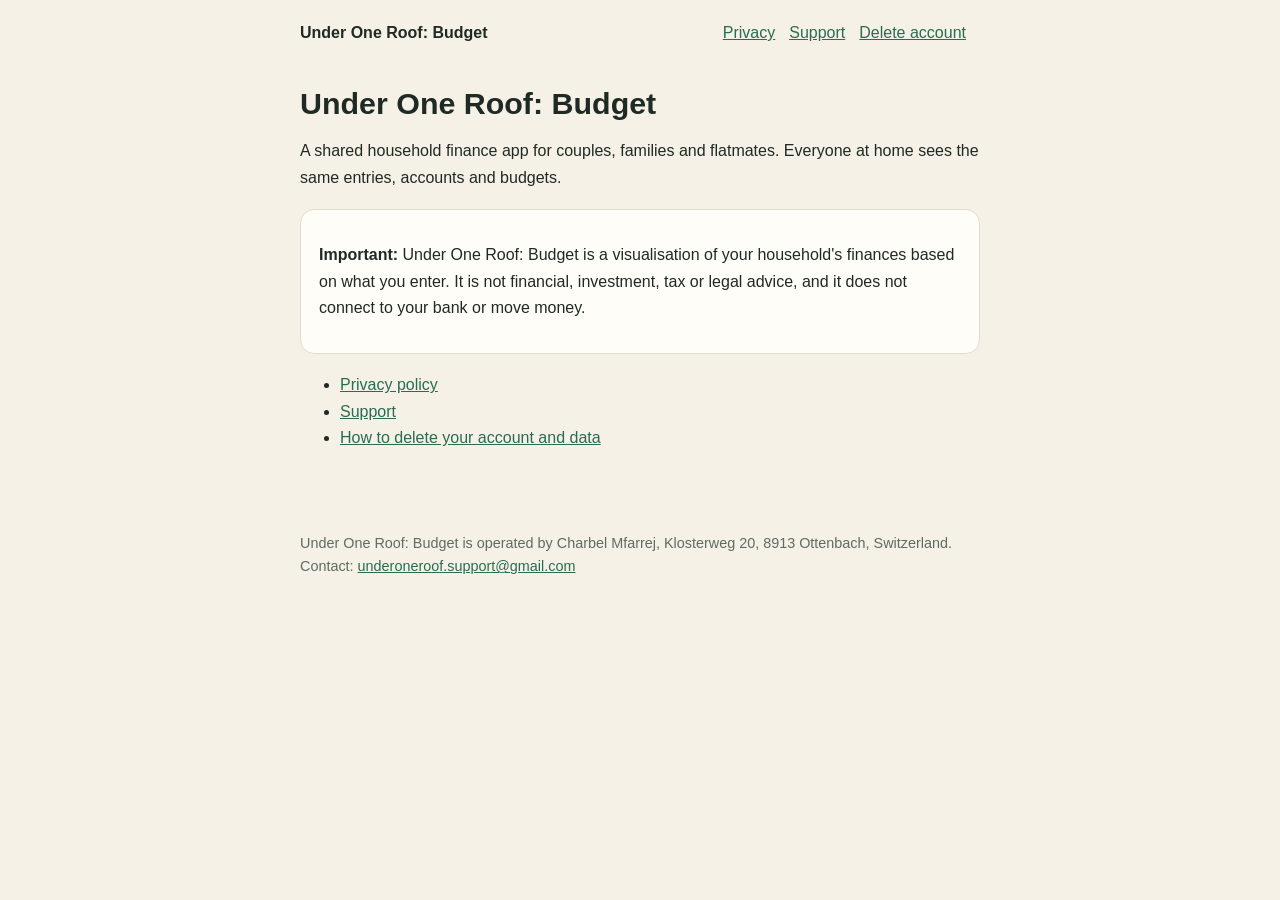
<file: index.html>
<!doctype html><html lang="en"><head><meta charset="utf-8"><meta name="viewport" content="width=device-width,initial-scale=1"><link rel="stylesheet" href="style.css"><title>Under One Roof: Budget</title></head><body><header class="site"><a class="brand" href="index.html">Under One Roof: Budget</a><nav><a href="privacy.html">Privacy</a><a href="support.html">Support</a><a href="delete-account.html">Delete account</a></nav></header><main>
<h1>Under One Roof: Budget</h1>
<p>A shared household finance app for couples, families and flatmates. Everyone at home sees the same entries, accounts and budgets.</p>
<div class="card"><p><b>Important:</b> Under One Roof: Budget is a visualisation of your household's finances based on what you enter. It is not financial, investment, tax or legal advice, and it does not connect to your bank or move money.</p></div>
<ul>
<li><a href="privacy.html">Privacy policy</a></li>
<li><a href="support.html">Support</a></li>
<li><a href="delete-account.html">How to delete your account and data</a></li>
</ul>
</main><footer>Under One Roof: Budget is operated by Charbel Mfarrej, Klosterweg 20, 8913 Ottenbach, Switzerland. Contact: <a href="mailto:underoneroof.support@gmail.com">underoneroof.support@gmail.com</a></footer></body></html>
</file>
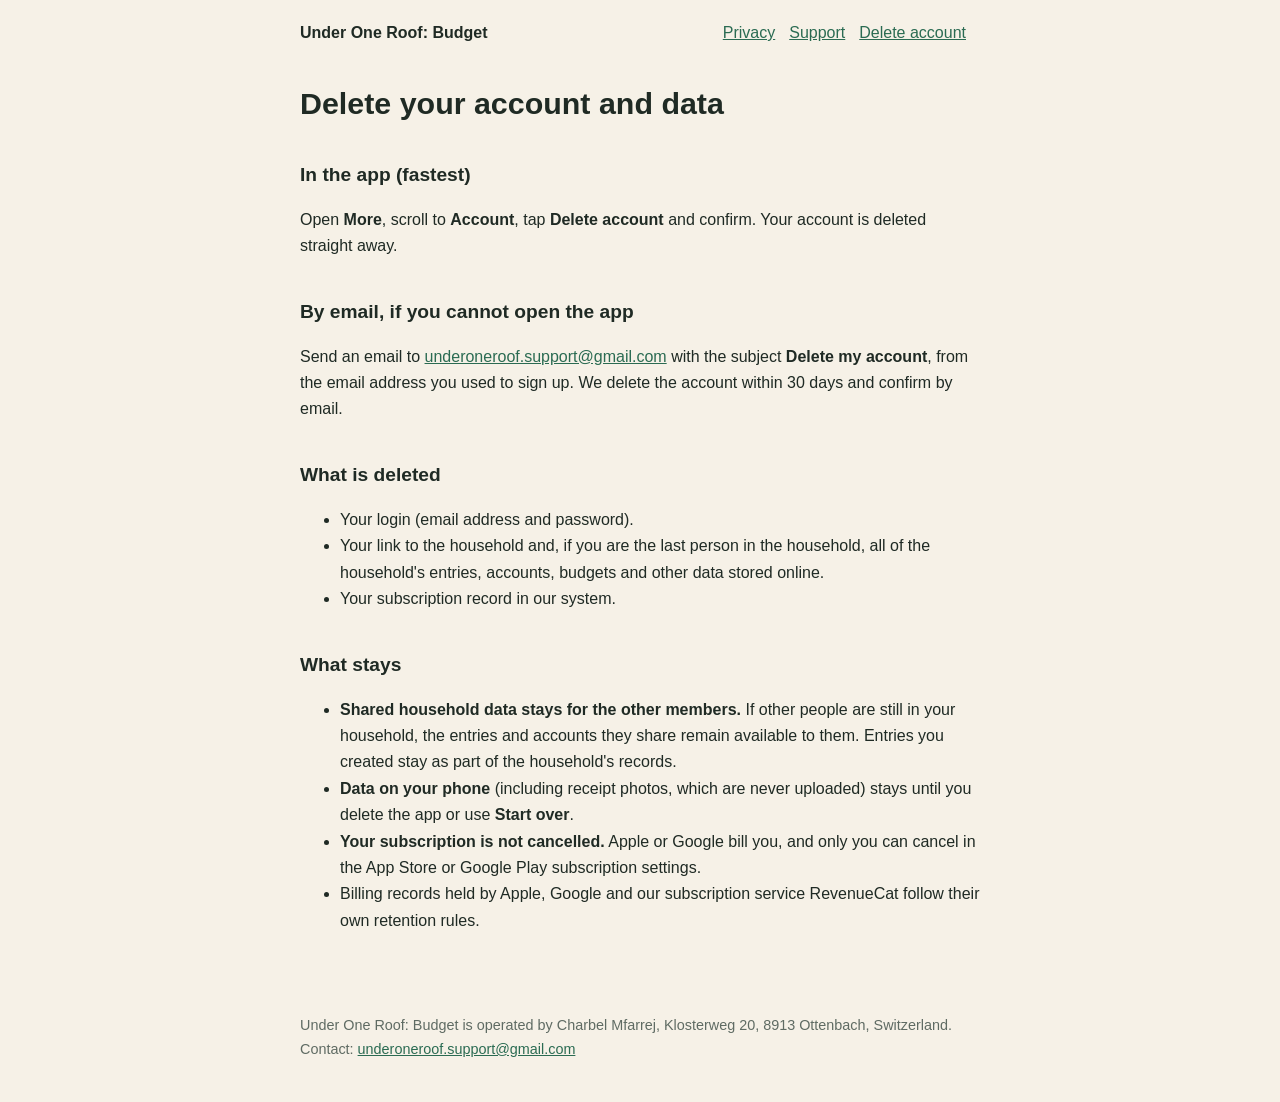
<file: delete-account.html>
<!doctype html><html lang="en"><head><meta charset="utf-8"><meta name="viewport" content="width=device-width,initial-scale=1"><link rel="stylesheet" href="style.css"><title>Delete your account – Under One Roof: Budget</title></head><body><header class="site"><a class="brand" href="index.html">Under One Roof: Budget</a><nav><a href="privacy.html">Privacy</a><a href="support.html">Support</a><a href="delete-account.html">Delete account</a></nav></header><main>
<h1>Delete your account and data</h1>
<h2>In the app (fastest)</h2>
<p>Open <b>More</b>, scroll to <b>Account</b>, tap <b>Delete account</b> and confirm. Your account is deleted straight away.</p>
<h2>By email, if you cannot open the app</h2>
<p>Send an email to <a href="mailto:underoneroof.support@gmail.com?subject=Delete%20my%20account">underoneroof.support@gmail.com</a> with the subject <b>Delete my account</b>, from the email address you used to sign up. We delete the account within 30 days and confirm by email.</p>
<h2>What is deleted</h2>
<ul>
<li>Your login (email address and password).</li>
<li>Your link to the household and, if you are the last person in the household, all of the household's entries, accounts, budgets and other data stored online.</li>
<li>Your subscription record in our system.</li>
</ul>
<h2>What stays</h2>
<ul>
<li><b>Shared household data stays for the other members.</b> If other people are still in your household, the entries and accounts they share remain available to them. Entries you created stay as part of the household's records.</li>
<li><b>Data on your phone</b> (including receipt photos, which are never uploaded) stays until you delete the app or use <b>Start over</b>.</li>
<li><b>Your subscription is not cancelled.</b> Apple or Google bill you, and only you can cancel in the App Store or Google Play subscription settings.</li>
<li>Billing records held by Apple, Google and our subscription service RevenueCat follow their own retention rules.</li>
</ul>
</main><footer>Under One Roof: Budget is operated by Charbel Mfarrej, Klosterweg 20, 8913 Ottenbach, Switzerland. Contact: <a href="mailto:underoneroof.support@gmail.com">underoneroof.support@gmail.com</a></footer></body></html>
</file>
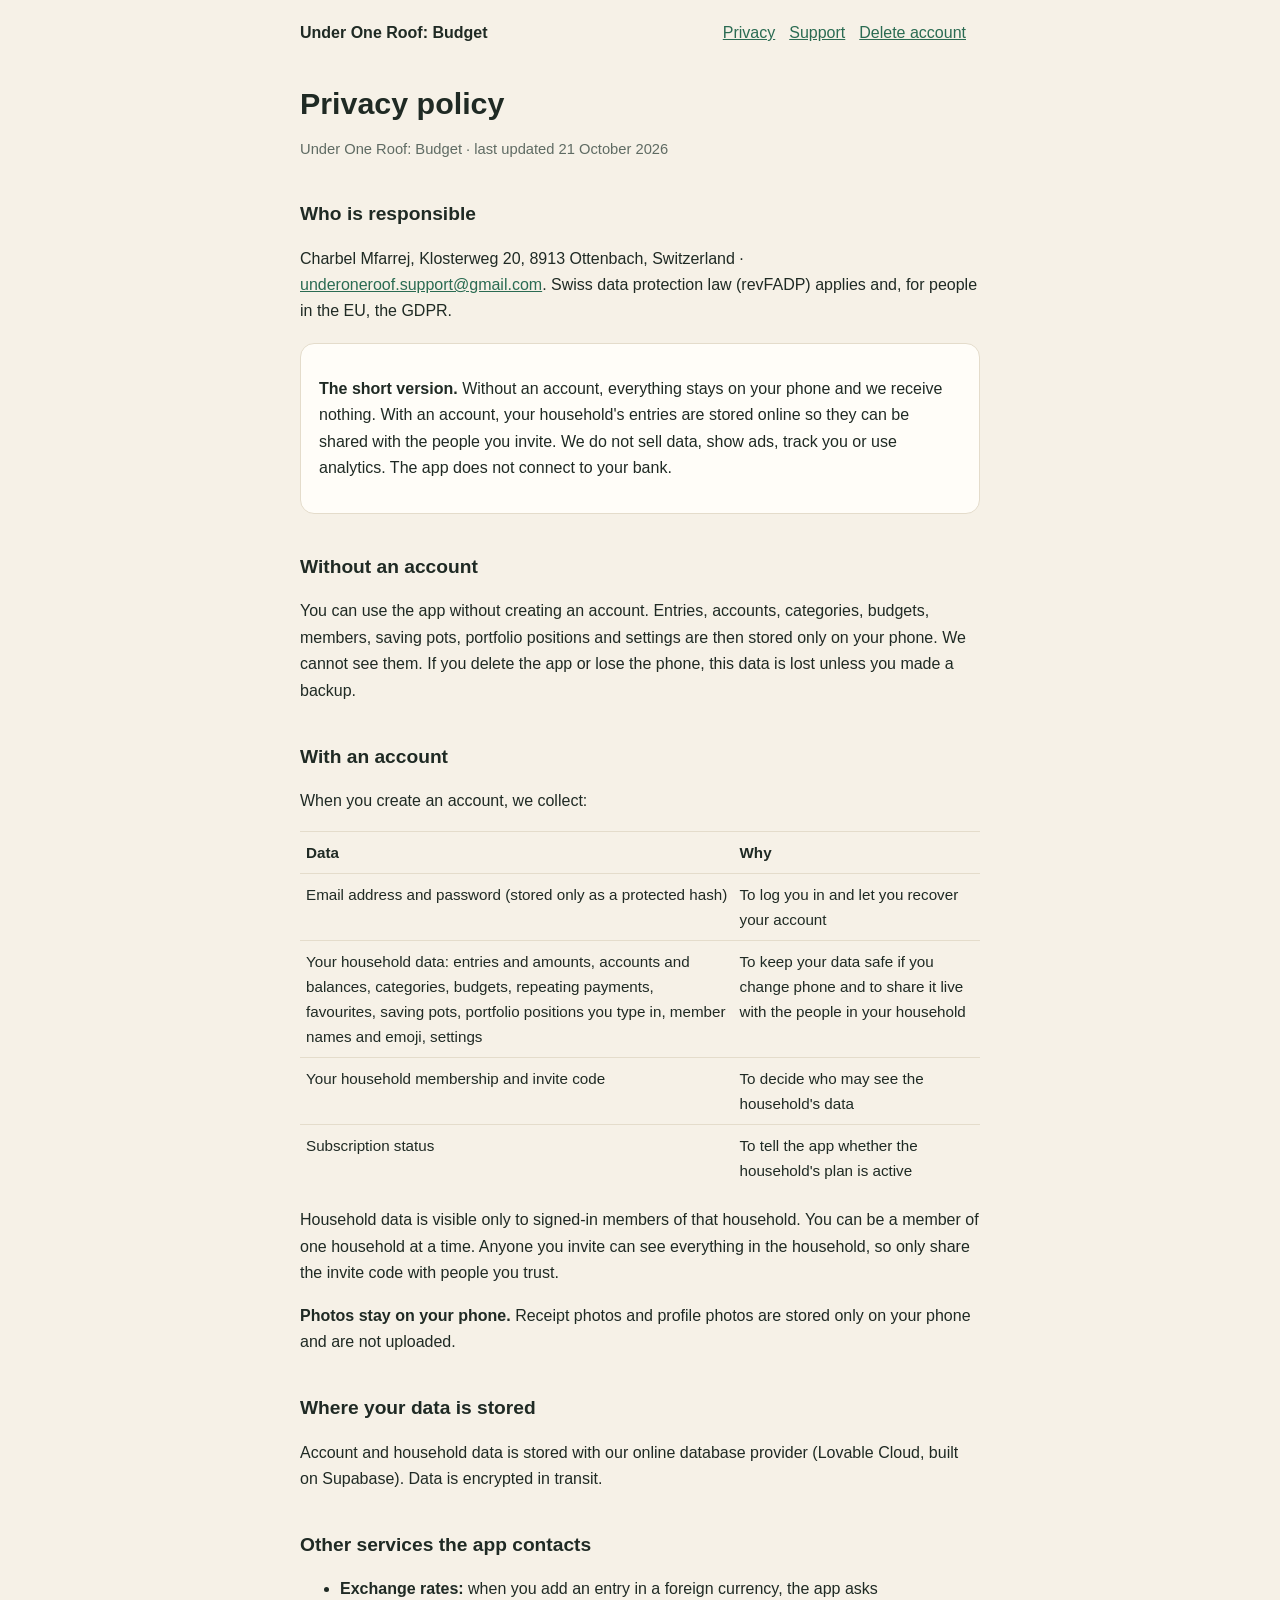
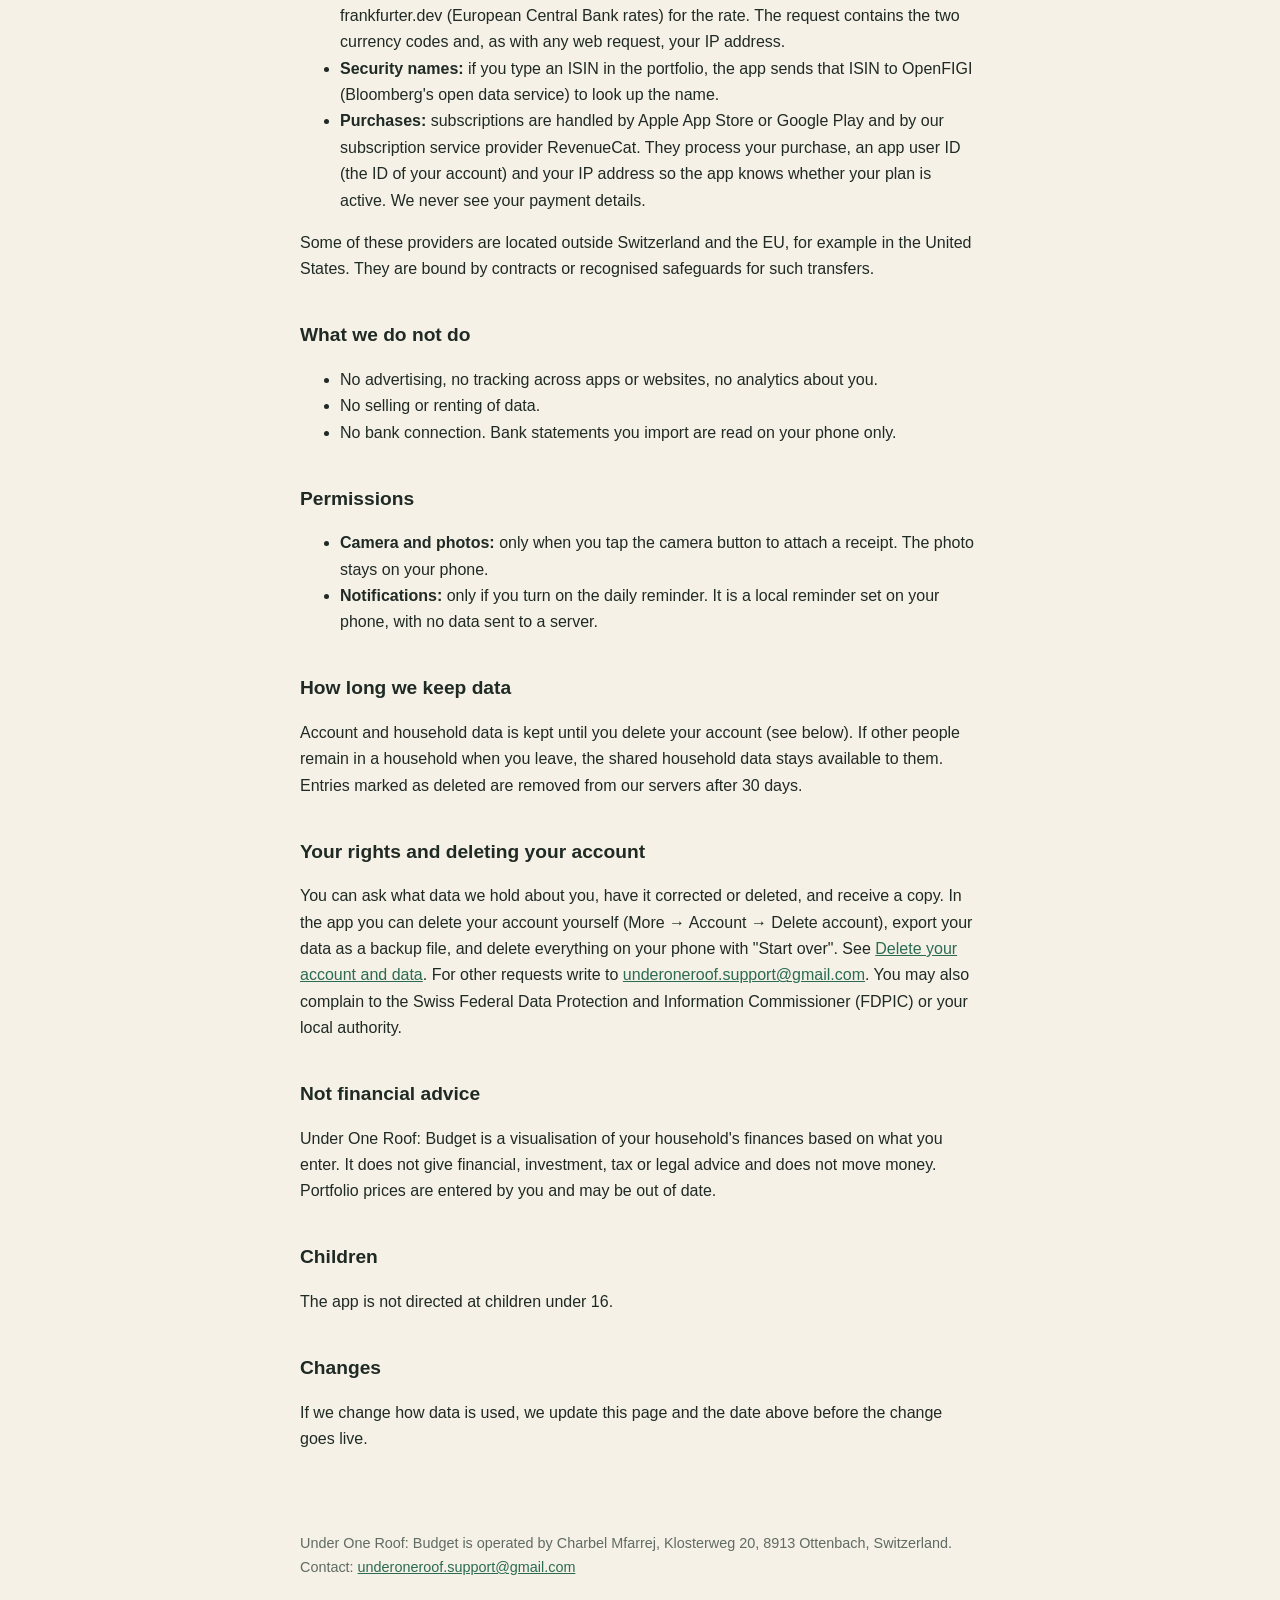
<file: privacy.html>
<!doctype html><html lang="en"><head><meta charset="utf-8"><meta name="viewport" content="width=device-width,initial-scale=1"><link rel="stylesheet" href="style.css"><title>Privacy policy – Under One Roof: Budget</title></head><body><header class="site"><a class="brand" href="index.html">Under One Roof: Budget</a><nav><a href="privacy.html">Privacy</a><a href="support.html">Support</a><a href="delete-account.html">Delete account</a></nav></header><main>
<h1>Privacy policy</h1>
<p class="muted">Under One Roof: Budget · last updated 21 October 2026</p>

<h2>Who is responsible</h2>
<p>Charbel Mfarrej, Klosterweg 20, 8913 Ottenbach, Switzerland · <a href="mailto:underoneroof.support@gmail.com">underoneroof.support@gmail.com</a>. Swiss data protection law (revFADP) applies and, for people in the EU, the GDPR.</p>

<div class="card"><p><b>The short version.</b> Without an account, everything stays on your phone and we receive nothing. With an account, your household's entries are stored online so they can be shared with the people you invite. We do not sell data, show ads, track you or use analytics. The app does not connect to your bank.</p></div>

<h2>Without an account</h2>
<p>You can use the app without creating an account. Entries, accounts, categories, budgets, members, saving pots, portfolio positions and settings are then stored only on your phone. We cannot see them. If you delete the app or lose the phone, this data is lost unless you made a backup.</p>

<h2>With an account</h2>
<p>When you create an account, we collect:</p>
<table>
<tr><th>Data</th><th>Why</th></tr>
<tr><td>Email address and password (stored only as a protected hash)</td><td>To log you in and let you recover your account</td></tr>
<tr><td>Your household data: entries and amounts, accounts and balances, categories, budgets, repeating payments, favourites, saving pots, portfolio positions you type in, member names and emoji, settings</td><td>To keep your data safe if you change phone and to share it live with the people in your household</td></tr>
<tr><td>Your household membership and invite code</td><td>To decide who may see the household's data</td></tr>
<tr><td>Subscription status</td><td>To tell the app whether the household's plan is active</td></tr>
</table>
<p>Household data is visible only to signed-in members of that household. You can be a member of one household at a time. Anyone you invite can see everything in the household, so only share the invite code with people you trust.</p>
<p><b>Photos stay on your phone.</b> Receipt photos and profile photos are stored only on your phone and are not uploaded.</p>

<h2>Where your data is stored</h2>
<p>Account and household data is stored with our online database provider (Lovable Cloud, built on Supabase). Data is encrypted in transit.</p>

<h2>Other services the app contacts</h2>
<ul>
<li><b>Exchange rates:</b> when you add an entry in a foreign currency, the app asks frankfurter.dev (European Central Bank rates) for the rate. The request contains the two currency codes and, as with any web request, your IP address.</li>
<li><b>Security names:</b> if you type an ISIN in the portfolio, the app sends that ISIN to OpenFIGI (Bloomberg's open data service) to look up the name.</li>
<li><b>Purchases:</b> subscriptions are handled by Apple App Store or Google Play and by our subscription service provider RevenueCat. They process your purchase, an app user ID (the ID of your account) and your IP address so the app knows whether your plan is active. We never see your payment details.</li>
</ul>
<p>Some of these providers are located outside Switzerland and the EU, for example in the United States. They are bound by contracts or recognised safeguards for such transfers.</p>

<h2>What we do not do</h2>
<ul><li>No advertising, no tracking across apps or websites, no analytics about you.</li><li>No selling or renting of data.</li><li>No bank connection. Bank statements you import are read on your phone only.</li></ul>

<h2>Permissions</h2>
<ul><li><b>Camera and photos:</b> only when you tap the camera button to attach a receipt. The photo stays on your phone.</li><li><b>Notifications:</b> only if you turn on the daily reminder. It is a local reminder set on your phone, with no data sent to a server.</li></ul>

<h2>How long we keep data</h2>
<p>Account and household data is kept until you delete your account (see below). If other people remain in a household when you leave, the shared household data stays available to them. Entries marked as deleted are removed from our servers after 30 days.</p>

<h2>Your rights and deleting your account</h2>
<p>You can ask what data we hold about you, have it corrected or deleted, and receive a copy. In the app you can delete your account yourself (More → Account → Delete account), export your data as a backup file, and delete everything on your phone with "Start over". See <a href="delete-account.html">Delete your account and data</a>. For other requests write to <a href="mailto:underoneroof.support@gmail.com">underoneroof.support@gmail.com</a>. You may also complain to the Swiss Federal Data Protection and Information Commissioner (FDPIC) or your local authority.</p>

<h2>Not financial advice</h2>
<p>Under One Roof: Budget is a visualisation of your household's finances based on what you enter. It does not give financial, investment, tax or legal advice and does not move money. Portfolio prices are entered by you and may be out of date.</p>

<h2>Children</h2>
<p>The app is not directed at children under 16.</p>

<h2>Changes</h2>
<p>If we change how data is used, we update this page and the date above before the change goes live.</p>
</main><footer>Under One Roof: Budget is operated by Charbel Mfarrej, Klosterweg 20, 8913 Ottenbach, Switzerland. Contact: <a href="mailto:underoneroof.support@gmail.com">underoneroof.support@gmail.com</a></footer></body></html>
</file>
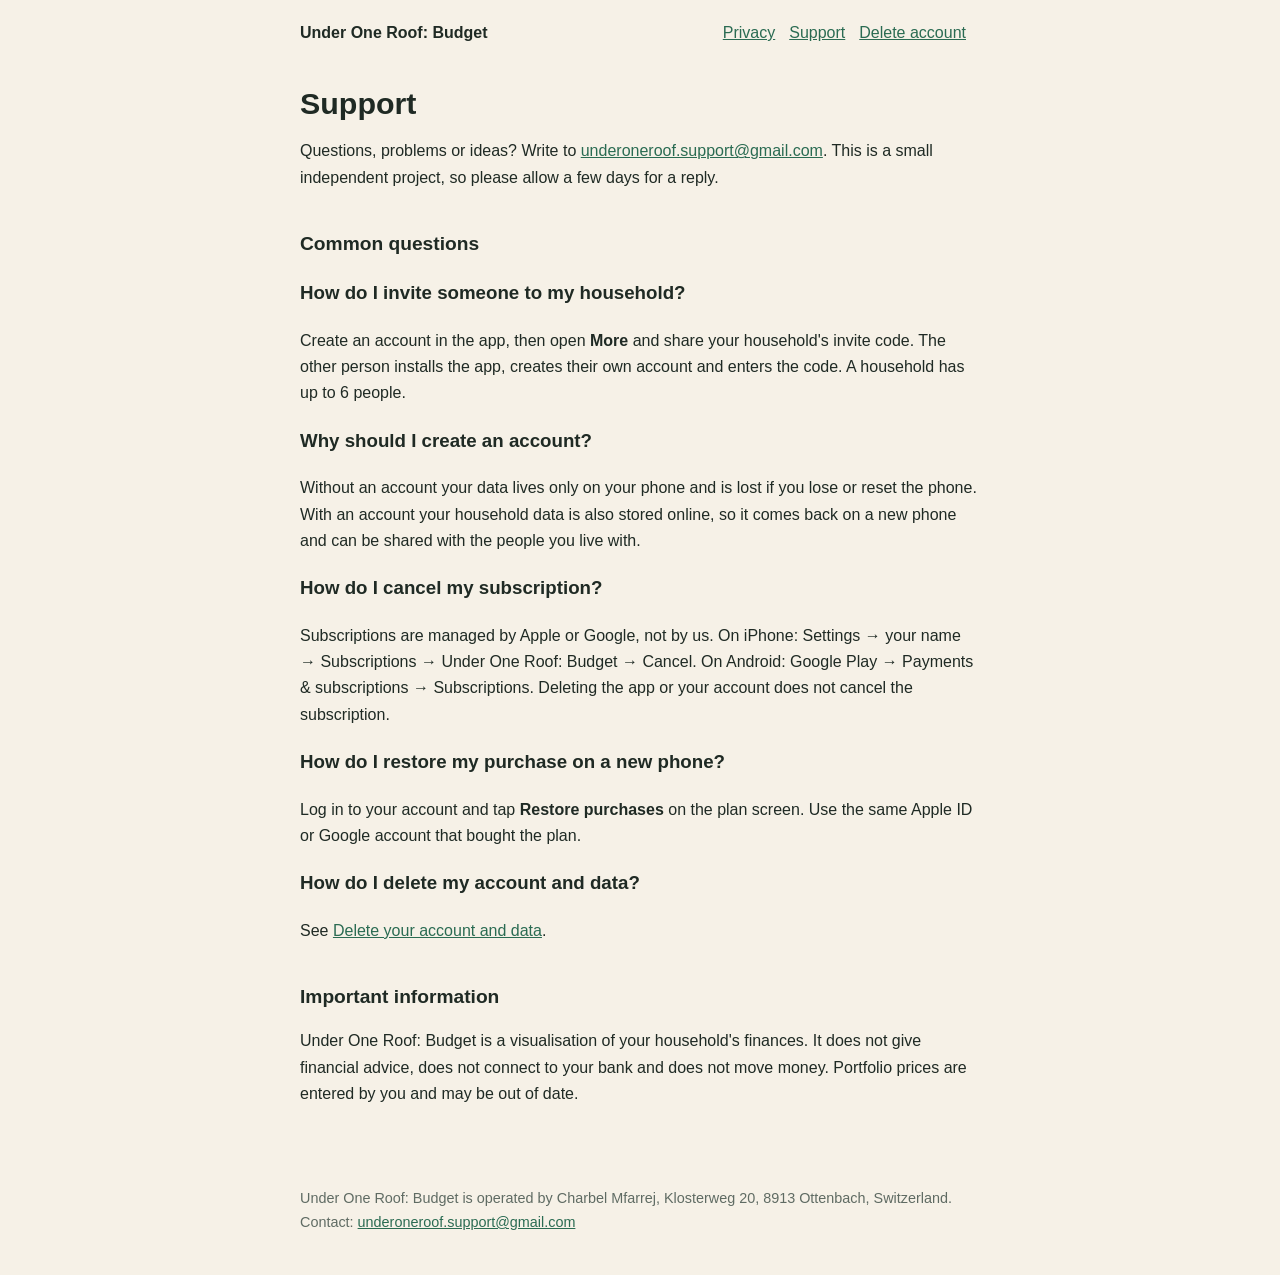
<file: support.html>
<!doctype html><html lang="en"><head><meta charset="utf-8"><meta name="viewport" content="width=device-width,initial-scale=1"><link rel="stylesheet" href="style.css"><title>Support – Under One Roof: Budget</title></head><body><header class="site"><a class="brand" href="index.html">Under One Roof: Budget</a><nav><a href="privacy.html">Privacy</a><a href="support.html">Support</a><a href="delete-account.html">Delete account</a></nav></header><main>
<h1>Support</h1>
<p>Questions, problems or ideas? Write to <a href="mailto:underoneroof.support@gmail.com">underoneroof.support@gmail.com</a>. This is a small independent project, so please allow a few days for a reply.</p>
<h2>Common questions</h2>
<h3>How do I invite someone to my household?</h3>
<p>Create an account in the app, then open <b>More</b> and share your household's invite code. The other person installs the app, creates their own account and enters the code. A household has up to 6 people.</p>
<h3>Why should I create an account?</h3>
<p>Without an account your data lives only on your phone and is lost if you lose or reset the phone. With an account your household data is also stored online, so it comes back on a new phone and can be shared with the people you live with.</p>
<h3>How do I cancel my subscription?</h3>
<p>Subscriptions are managed by Apple or Google, not by us. On iPhone: Settings → your name → Subscriptions → Under One Roof: Budget → Cancel. On Android: Google Play → Payments &amp; subscriptions → Subscriptions. Deleting the app or your account does not cancel the subscription.</p>
<h3>How do I restore my purchase on a new phone?</h3>
<p>Log in to your account and tap <b>Restore purchases</b> on the plan screen. Use the same Apple ID or Google account that bought the plan.</p>
<h3>How do I delete my account and data?</h3>
<p>See <a href="delete-account.html">Delete your account and data</a>.</p>
<h2>Important information</h2>
<p>Under One Roof: Budget is a visualisation of your household's finances. It does not give financial advice, does not connect to your bank and does not move money. Portfolio prices are entered by you and may be out of date.</p>
</main><footer>Under One Roof: Budget is operated by Charbel Mfarrej, Klosterweg 20, 8913 Ottenbach, Switzerland. Contact: <a href="mailto:underoneroof.support@gmail.com">underoneroof.support@gmail.com</a></footer></body></html>
</file>
<file: style.css>
:root{--bg:#f6f1e7;--fg:#1f2a24;--muted:#5f6b63;--accent:#2a6b52;--card:#fffdf8;--line:#e4dccb}
@media (prefers-color-scheme:dark){:root{--bg:#161a17;--fg:#ece8dd;--muted:#a3ab9f;--accent:#7cc4a4;--card:#1d221e;--line:#2d352f}}
*{box-sizing:border-box}
body{margin:0;background:var(--bg);color:var(--fg);font:16px/1.65 -apple-system,BlinkMacSystemFont,"Segoe UI",Roboto,Helvetica,Arial,sans-serif}
main{max-width:720px;margin:0 auto;padding:32px 20px 64px}
header.site{max-width:720px;margin:0 auto;padding:20px 20px 0;display:flex;gap:16px;flex-wrap:wrap;align-items:center;justify-content:space-between}
header.site a.brand{font-weight:700;color:var(--fg);text-decoration:none}
nav a{margin-right:14px;color:var(--accent)}
h1{font-size:1.9rem;line-height:1.25;margin:.2em 0 .4em}
h2{font-size:1.2rem;margin:1.9em 0 .4em}
p,li{color:var(--fg)}
.muted{color:var(--muted);font-size:.92rem}
.card{background:var(--card);border:1px solid var(--line);border-radius:14px;padding:16px 18px;margin:18px 0}
a{color:var(--accent)}
table{border-collapse:collapse;width:100%;font-size:.95rem}
td,th{border-top:1px solid var(--line);padding:8px 6px;text-align:left;vertical-align:top}
footer{max-width:720px;margin:0 auto;padding:0 20px 40px;color:var(--muted);font-size:.9rem}
</file>
